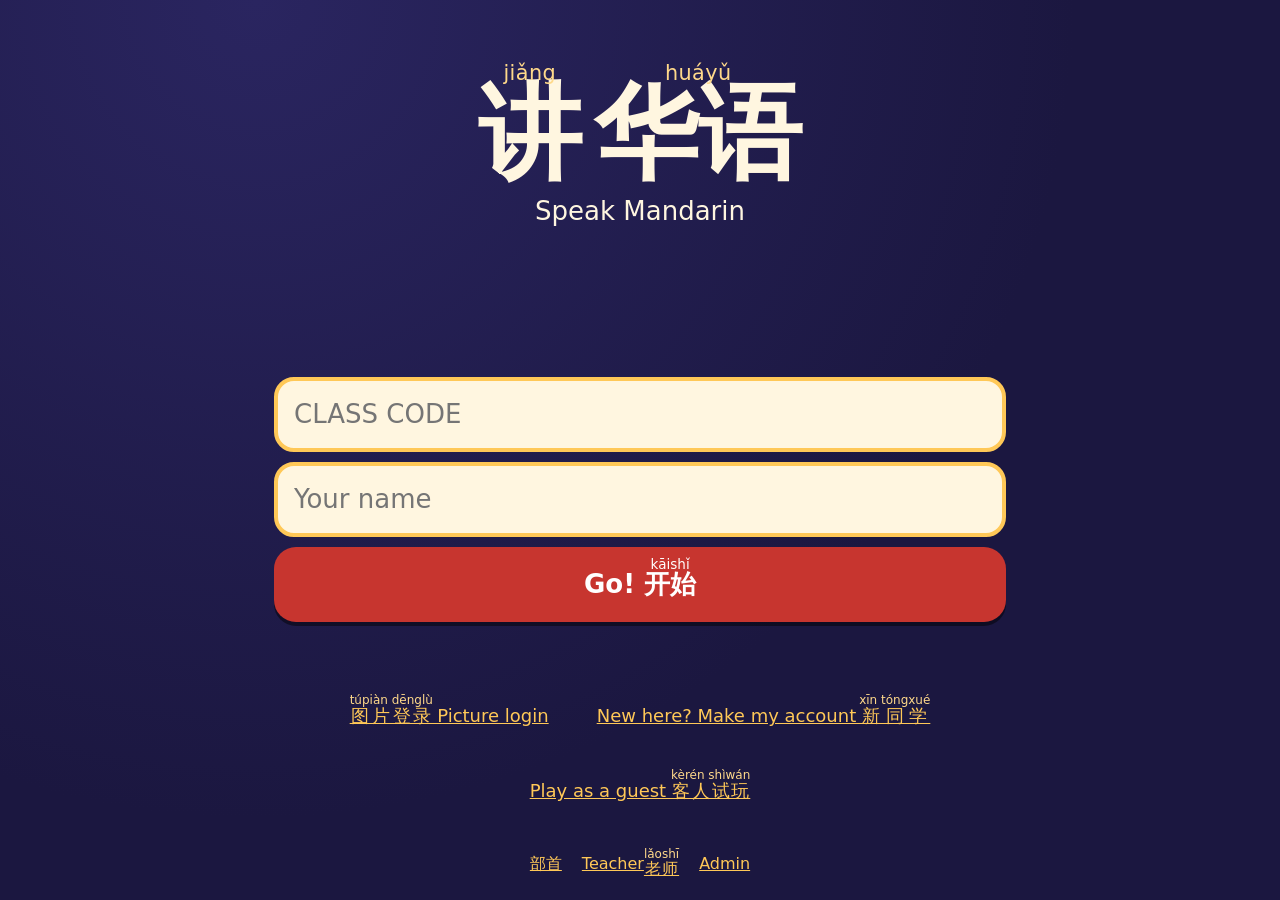
<file: public/index.html>
<!doctype html>
<html lang="en"><head><meta charset="utf-8"><meta name="viewport" content="width=device-width,initial-scale=1,viewport-fit=cover"><meta name="theme-color" content="#1b1740"><!--stamp--><script type="importmap">{"imports":{"/app.js":"/app.js?v=0.8.0-74b2f221","/radicals.js":"/radicals.js?v=0.8.0-48bd80d1","/zh-data.js":"/zh-data.js?v=0.8.0-edc6fe21","/zh-engine.js":"/zh-engine.js?v=0.8.0-70ff00fd","/zh-gloss.js":"/zh-gloss.js?v=0.8.0-d0651891","/zh-meaning.js":"/zh-meaning.js?v=0.8.0-9b0ef531","/zh-pic.js":"/zh-pic.js?v=0.8.0-c35b3b65","/zh-speech.js":"/zh-speech.js?v=0.8.0-23f334a3","/zh-ui.js":"/zh-ui.js?v=0.8.0-f24f800f"}}</script><!--/stamp-->
<title>Speak Mandarin 讲华语 (jiǎng huáyǔ)</title><link rel="stylesheet" href="app.css?v=0.8.0-66d65a1c"></head>
<body><div id="app"></div><script type="module" src="app.js?v=0.7.0"></script></body></html>
</file>
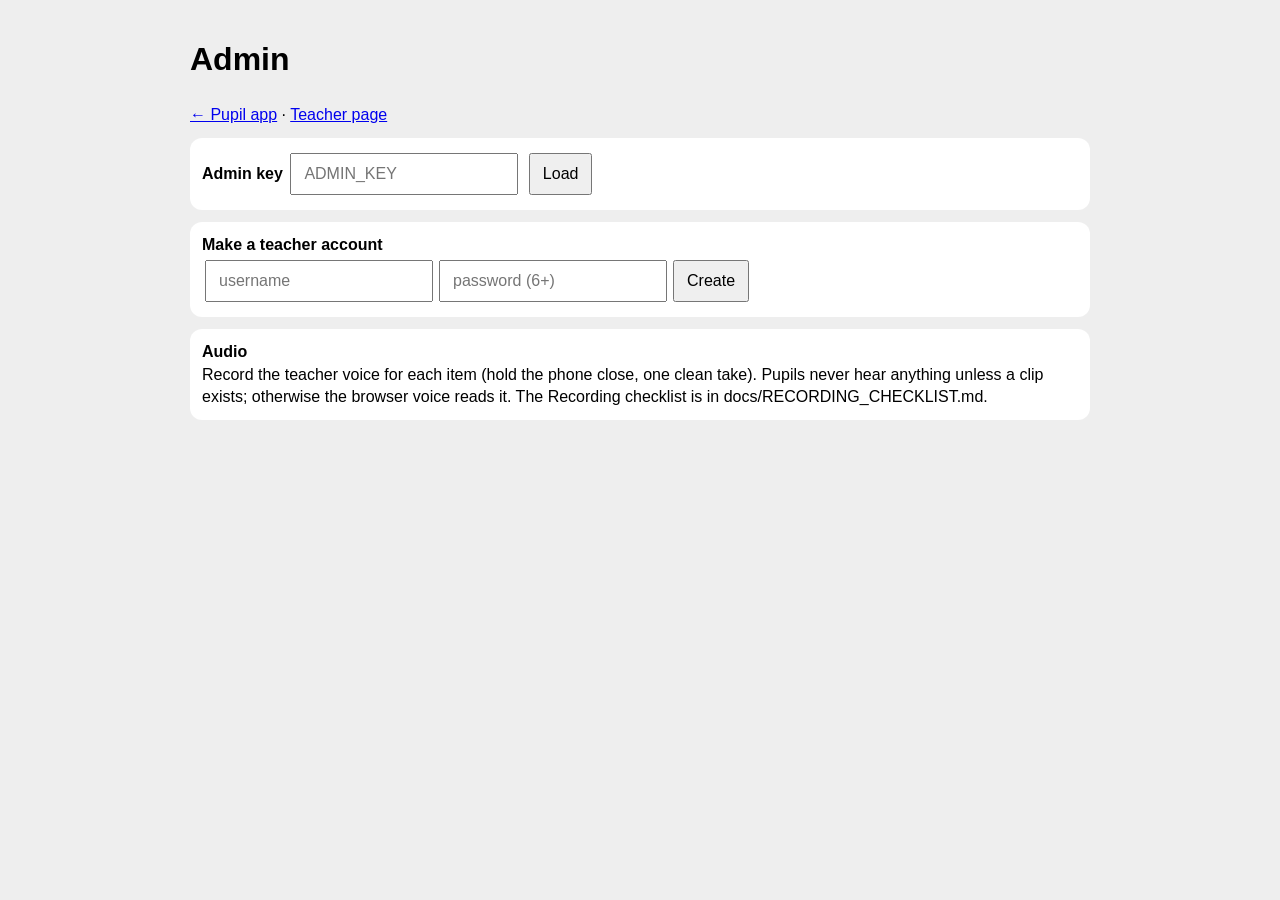
<file: public/admin.html>
<!doctype html><html lang="en"><head><meta charset="utf-8"><meta name="viewport" content="width=device-width,initial-scale=1"><title>Admin · Speak Mandarin 讲华语</title>
<style>body{font:16px/1.4 "PingFang SC","Noto Sans SC","Microsoft YaHei",sans-serif;max-width:900px;margin:0 auto;padding:16px;background:#eee}section{background:#fff;border-radius:12px;padding:12px;margin:12px 0}input,button{font:inherit;padding:8px 12px;margin:3px}button{cursor:pointer}.row{display:flex;gap:8px;align-items:center;border-bottom:1px solid #0002;padding:4px 0}.row b{font-size:22px;min-width:130px}.have{color:#2a9d8f}.sp{flex:1}</style></head>
<body><h1>Admin</h1><div class="note"><a href="/">← Pupil app</a> · <a href="/teacher.html">Teacher page</a></div><section><b>Admin key</b> <input id="key" type="password" placeholder="ADMIN_KEY"> <button id="load">Load</button></section>
<section><b>Make a teacher account</b><br><input id="tu" placeholder="username"><input id="tp" type="password" placeholder="password (6+)"><button id="mk">Create</button> <span id="tm"></span></section>
<section><b>Audio</b><div class="note">Record the teacher voice for each item (hold the phone close, one clean take). Pupils never hear anything unless a clip exists; otherwise the browser voice reads it. The Recording checklist is in docs/RECORDING_CHECKLIST.md.</div><div id="list"></div></section>
<script type="module">
import D from './zh-data.js';
const $=s=>document.querySelector(s);const key=()=>$('#key').value;
const items=[...D.WORDS.map(w=>['w',w.w]),...D.SENTS.map(s=>['s',s.text.replace(/[。？]/g,'')])];
async function load(){const r=await fetch('/api/admin/audio',{headers:{'x-admin-key':key()}});if(!r.ok){$('#list').textContent='Wrong admin key';return}const have=new Set((await r.json()).clips.map(c=>c.kind+':'+c.key));$('#list').replaceChildren();
 for(const [k,t] of items){const row=document.createElement('div');row.className='row';const b=document.createElement('b');b.textContent=t;const st=document.createElement('span');st.className='sp'+(have.has(k+':'+t)?' have':'');st.textContent=have.has(k+':'+t)?'✔ recorded':'not yet';
  const rec=document.createElement('button');rec.textContent='🎤 Record (3 s)';rec.onclick=async()=>{try{const s=await navigator.mediaDevices.getUserMedia({audio:true}),mr=new MediaRecorder(s),ps=[];mr.ondataavailable=e=>ps.push(e.data);mr.onstop=async()=>{s.getTracks().forEach(x=>x.stop());const blob=new Blob(ps);const r=await fetch('/api/admin/audio?kind='+k+'&key='+encodeURIComponent(t),{method:'POST',headers:{'x-admin-key':key(),'content-type':mr.mimeType||'audio/webm'},body:blob});st.textContent=r.ok?'✔ recorded':'failed';st.className='sp'+(r.ok?' have':'')};mr.start();rec.textContent='… recording';setTimeout(()=>{mr.stop();rec.textContent='🎤 Record (3 s)'},k==='s'?6000:3000)}catch{st.textContent='microphone not allowed'}};
  const play=document.createElement('button');play.textContent='▶';play.onclick=()=>new Audio('/api/audio/'+k+'/'+encodeURIComponent(t)).play();row.append(b,st,rec,play);$('#list').append(row)}}
$('#load').onclick=load;
$('#mk').onclick=async()=>{const r=await fetch('/api/admin/teacher',{method:'POST',headers:{'content-type':'application/json'},body:JSON.stringify({key:key(),user:$('#tu').value,pass:$('#tp').value})});$('#tm').textContent=r.ok?'Created':(await r.json()).error};
</script></body></html>
</file>
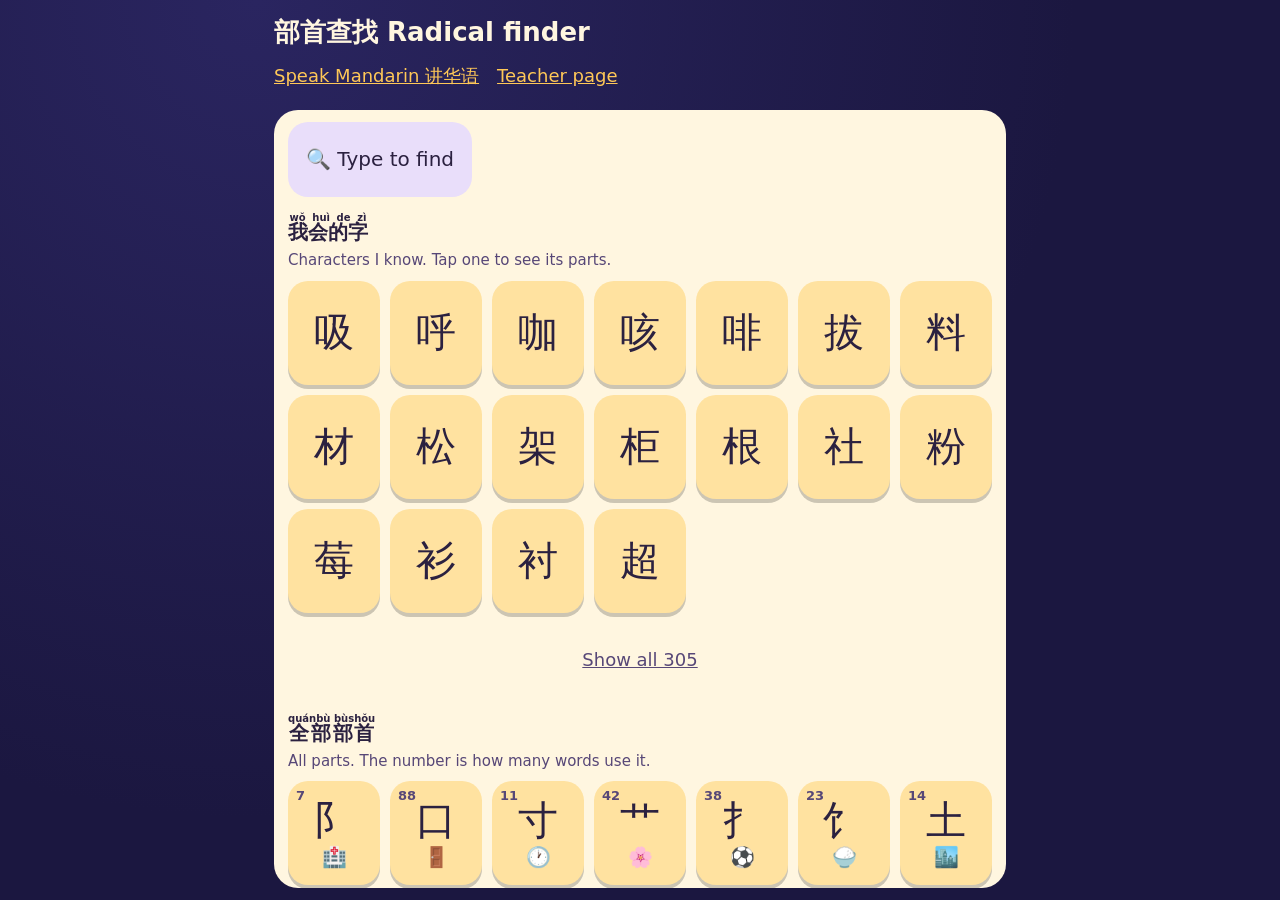
<file: public/radicals.html>
<!doctype html><html lang="en"><head><meta charset="utf-8"><meta name="viewport" content="width=device-width,initial-scale=1,viewport-fit=cover">
<!--stamp--><script type="importmap">{"imports":{"/app.js":"/app.js?v=0.8.0-74b2f221","/radicals.js":"/radicals.js?v=0.8.0-48bd80d1","/zh-data.js":"/zh-data.js?v=0.8.0-edc6fe21","/zh-engine.js":"/zh-engine.js?v=0.8.0-70ff00fd","/zh-gloss.js":"/zh-gloss.js?v=0.8.0-d0651891","/zh-meaning.js":"/zh-meaning.js?v=0.8.0-9b0ef531","/zh-pic.js":"/zh-pic.js?v=0.8.0-c35b3b65","/zh-speech.js":"/zh-speech.js?v=0.8.0-23f334a3","/zh-ui.js":"/zh-ui.js?v=0.8.0-f24f800f"}}</script><!--/stamp--><title>Radical finder 部首查找 (bùshǒu cházhǎo)</title>
<style>:root{color-scheme:dark}*{box-sizing:border-box}html,body{margin:0;height:100%;background:radial-gradient(circle at 20% 0,#2a2560,#1b1740 60%) fixed;color:#fff6e0;font:18px/1.35 "PingFang SC","Noto Sans SC","Microsoft YaHei",system-ui,sans-serif}
main{max-width:760px;margin:0 auto;padding:max(12px,env(safe-area-inset-top)) 14px max(12px,env(safe-area-inset-bottom));display:flex;flex-direction:column;gap:10px;height:100dvh}
h1{margin:.1em 0;font-size:26px}a{color:#ffc857}nav{display:flex;gap:6px 18px;flex-wrap:wrap}nav a{display:inline-flex;align-items:center;min-height:48px}a:focus-visible{outline:4px solid #ffc857;outline-offset:2px}</style></head>
<body><main><div><h1>部首查找 Radical finder</h1><nav><a href="/">Speak Mandarin 讲华语</a><a href="/teacher.html">Teacher page</a></nav></div><div id="rf" style="display:flex;flex-direction:column;flex:1;min-height:0"></div></main>
<script type="module">
import {radicalFinder} from './radicals.js';
const p=new URLSearchParams(location.search),mode=['tap','on'].includes(p.get('pinyin'))?p.get('pinyin'):'tap',unit=Math.max(1,Math.min(99,+p.get('unit')||99));
document.getElementById('rf').append(radicalFinder({maxUnit:unit,unit:Math.min(unit,15),pinyin:mode}));
</script></body></html>
</file>
<file: public/app.css>
/* Night Market 夜市 (v0.7). Indigo night, paper lantern cards, gold light. One memorable thing: the string of lanterns that shows progress.
   System Chinese fonts only (no third-party hosts). Colour pairs measured against WCAG AA (see docs/UI_NOTES_v0.7.md). */
:root{--night:#1b1740;--night2:#2a2560;--night3:#38307a;--lantern:#c7352f;--lantern-hi:#e8554e;--gold:#ffc857;--paper:#fff6e0;--ink:#2b2140;--jade:#1d7a6f;--jade-bg:#dff3ea;--try-bg:#fff0cc;--soft:#e9defa;
 --mute:#574777;--py-night:#ffd98a;--text-night:#e9defa;
 --zh:"PingFang SC","Noto Sans SC","Microsoft YaHei","Hiragino Sans GB","Source Han Sans SC",system-ui,sans-serif;--kai:"Kaiti SC","STKaiti","KaiTi","BiauKai","Noto Serif SC",var(--zh)}
*{box-sizing:border-box;-webkit-tap-highlight-color:transparent}
html,body{margin:0;height:100%;background:radial-gradient(circle at 20% 0,var(--night2),var(--night) 60%) fixed;color:var(--paper);font:18px/1.35 var(--zh);overflow:hidden}
#app{position:relative;height:100dvh;display:flex;flex-direction:column;max-width:760px;margin:0 auto;padding:max(10px,env(safe-area-inset-top)) 14px max(10px,env(safe-area-inset-bottom));gap:10px}
h1,h2,h3,p{margin:0}
button{font:inherit;color:inherit;border:0;cursor:pointer;min-height:75px;min-width:75px;border-radius:22px;padding:8px 16px;background:var(--night3);box-shadow:0 4px 0 #0007;touch-action:manipulation}
button:active:not(:disabled){transform:translateY(3px);box-shadow:none}
button:focus-visible,input:focus-visible,select:focus-visible,a:focus-visible{outline:4px solid var(--gold);outline-offset:2px}
button[disabled]{cursor:default}
ruby{ruby-position:over}rt{font-size:max(.52em,12px);font-family:var(--zh);font-weight:400;letter-spacing:0;color:var(--py-night)}
.card rt,.sheet rt,.wc-card rt{color:var(--mute)}
.sr{position:absolute;width:1px;height:1px;overflow:hidden;clip:rect(0 0 0 0);white-space:nowrap}

/* ---- top bar ---- */
.bar{display:flex;align-items:center;gap:10px;min-height:75px}.bar .sp{flex:1}
.ib{width:75px;padding:0;font-size:30px;line-height:1;display:grid;place-items:center}
.ib.sm{font-size:24px}
.xp{display:inline-flex;align-items:center;gap:6px;background:var(--gold);color:var(--ink);padding:6px 14px;border-radius:99px;font-weight:700;font-size:20px;white-space:nowrap}
.hello{display:flex;align-items:center;gap:10px;font-size:22px;font-weight:700;min-width:0}.hello .av{font-size:40px;line-height:1}.hello span.nm{overflow:hidden;text-overflow:ellipsis;white-space:nowrap}
.hello ruby rt{font-weight:400}

/* ---- lantern string: progress through a session ---- */
.lanterns{flex:1;display:flex;gap:6px;align-items:flex-end;height:48px;padding-top:6px;position:relative}
.lanterns::before{content:"";position:absolute;left:0;right:0;top:6px;height:2px;background:#ffffff40}
.lanterns i{flex:1;max-width:34px;height:30px;margin-top:10px;border-radius:9px 9px 13px 13px;background:#ffffff26;position:relative;transition:background .3s}
.lanterns i::before{content:"";position:absolute;left:50%;top:-8px;width:2px;height:8px;background:#ffffff40;transform:translateX(-50%)}
.lanterns i.done{background:var(--gold);box-shadow:0 0 12px #ffc85799}
.lanterns i.on{background:var(--lantern-hi);box-shadow:0 0 14px #e8554ecc}
@media (prefers-reduced-motion:no-preference){.lanterns i.on{animation:sway 1.6s ease-in-out infinite;transform-origin:50% -8px}@keyframes sway{50%{transform:rotate(5deg)}}}

/* ---- the one layout every question uses: task, picture, answers, feedback ---- */
.stage{flex:1;display:flex;flex-direction:column;gap:10px;min-height:0}
.task{display:flex;align-items:center;gap:12px;background:#ffffff14;border-radius:22px;padding:8px 8px 8px 16px;min-height:90px}
.task .tx{flex:1;min-width:0}
.task .zh{font-size:clamp(22px,4.6vmin,30px);font-weight:700;line-height:1.7;overflow-wrap:anywhere}
.task .en{font-size:15px;color:var(--text-night);line-height:1.25}
.say{width:84px;min-height:84px;background:var(--gold);color:var(--ink);font-size:36px;border-radius:50%;padding:0;flex:none;display:grid;place-items:center}
.hero{flex:1;min-height:0;display:flex;flex-direction:column;align-items:center;justify-content:center;gap:6px;overflow:hidden}
.big{font-size:clamp(48px,13vmin,104px);font-family:var(--kai);line-height:1.15;text-align:center}
.emoji{font-size:clamp(84px,24vmin,190px);line-height:1}
.py{font-size:clamp(18px,3.6vmin,28px);color:var(--py-night);min-height:1.3em;text-align:center}
.hint{font-size:15px;color:var(--text-night);text-align:center}
.answers{display:flex;flex-direction:column;gap:10px}
.opts{display:grid;grid-template-columns:1fr 1fr;gap:12px}
.opts.three{grid-template-columns:1fr 1fr 1fr}
.opts button,.tiles button,.line button{background:var(--paper);color:var(--ink)}
.opts button{font-size:clamp(28px,7vmin,50px);font-family:var(--kai);min-height:clamp(84px,15vh,128px)}
.opts.sm button{font-size:clamp(20px,4.4vmin,28px);font-family:var(--zh);font-weight:600}
.opts.three button{min-height:clamp(84px,13vh,110px)}
.tiles{display:flex;gap:10px;flex-wrap:wrap;justify-content:center}.tiles button{font-size:clamp(26px,6vmin,42px);font-family:var(--kai)}.tiles button[disabled]{opacity:.25}
.line{display:flex;gap:8px;flex-wrap:wrap;justify-content:center;min-height:92px;align-items:center;border-bottom:4px dashed var(--gold);padding-bottom:6px;width:100%}
.line button{font-size:clamp(24px,5.5vmin,38px);font-family:var(--kai)}
.frame{display:flex;gap:8px;justify-content:center;align-items:stretch}
.frame.tb{flex-direction:column;width:min(40vw,200px)}.frame.enc{width:min(46vw,230px);padding:14px;border:6px solid var(--gold);border-radius:12px;background:#ffffff14}
.slot{min-width:min(26vw,130px);min-height:min(22vw,110px);border:4px dashed var(--gold);border-radius:18px;display:flex;align-items:center;justify-content:center;font-size:clamp(40px,10vmin,72px);font-family:var(--kai);background:#ffffff14;color:var(--paper)}
.slot.f{border-style:solid;background:var(--paper);color:var(--ink)}
.good{background:var(--jade)!important;color:#fff!important}.try{background:var(--gold)!important;color:var(--ink)!important}
.slot.good,.slot.try,.line.good,.line.try{border-color:transparent}
.stage.done .answers{display:none}
.stage.done .hero{flex:1}
.go{background:var(--lantern);color:#fff;font-size:26px;font-weight:700}
.gold{background:var(--gold);color:var(--ink)}
.chk{background:var(--lantern);color:#fff;font-size:26px;font-weight:700}

/* ---- feedback sheet: sits where the answers were; Next is always the biggest control ---- */
.sheet{background:var(--jade-bg);color:var(--ink);border-radius:26px 26px 0 0;border-top:8px solid var(--jade);padding:12px 14px max(16px,env(safe-area-inset-bottom));display:flex;flex-direction:column;gap:8px;margin:0 -14px -10px}
.sheet.again{background:var(--try-bg);border-top-color:var(--gold)}
.sheet .verdict{font-size:24px;font-weight:700;line-height:1.7}
.sheet .row{display:flex;align-items:center;gap:10px}
.sheet .word{flex:1;min-width:0;display:flex;align-items:center;gap:10px;font-family:var(--kai);font-size:clamp(34px,8vmin,56px);line-height:1.7}
.sheet .word .emo{font-size:clamp(36px,8vmin,56px)}
.sheet .ib{background:var(--soft);color:var(--ink);box-shadow:0 4px 0 #0003}
.sheet .note{font-size:16px;color:var(--mute);text-align:left}
.sheet .next{background:var(--lantern);color:#fff;min-height:88px;font-size:clamp(26px,5vmin,34px);font-weight:700;border-radius:28px}
@media (prefers-reduced-motion:no-preference){.sheet{animation:rise .22s ease-out}@keyframes rise{from{transform:translateY(24px);opacity:0}}.pop{animation:pop .25s}@keyframes pop{from{transform:scale(.92)}to{transform:scale(1)}}}

/* ---- cards, fields, text ---- */
.card{background:var(--paper);color:var(--ink);border-radius:22px;padding:14px}
.card .mute,.mute{color:var(--mute)}
.note{font-size:15px;color:var(--text-night);text-align:center}.card .note{color:var(--mute)}
.msg{min-height:1.5em;text-align:center;font-size:clamp(18px,3.8vmin,24px)}
.field{display:flex;flex-direction:column;gap:10px}.field input{font:inherit;min-height:75px;border-radius:20px;border:4px solid var(--gold);padding:0 16px;font-size:26px;text-transform:uppercase;background:var(--paper);color:var(--ink)}.field input.name{text-transform:none}
.title{margin:0;font-weight:700;text-align:center}.title ruby{margin:0 .06em}.title rt{font-size:max(.2em,15px);letter-spacing:.02em}
.lede{font-size:clamp(20px,4vmin,26px);text-align:center}
button.link{background:none;box-shadow:none;min-height:75px;text-decoration:underline;font-size:18px;color:var(--gold)}
.alt{display:flex;flex-wrap:wrap;gap:0 16px;justify-content:center}
.foot{text-align:center;font-size:16px;padding:2px 0}.foot a{color:var(--gold);display:inline-flex;align-items:center;min-height:48px;padding:0 10px}
.parent{overflow:auto}.parent table{width:100%;border-collapse:collapse}.parent td{padding:6px;border-bottom:1px solid #0002}.parent .card{margin-bottom:10px}
.meter{height:16px;background:#ffffff33;border-radius:9px;overflow:hidden}.meter i{display:block;height:100%;background:var(--gold)}
.warn{background:#fff0cc;color:var(--ink);border-radius:16px;padding:10px 14px;font-size:16px}

/* ---- home: where am I, how am I doing ---- */
.home{display:flex;flex-direction:column;gap:12px;flex:1;min-height:0}
.unitcard{background:var(--paper);color:var(--ink);border-radius:24px;padding:14px 16px;display:flex;flex-direction:column;gap:8px}
.unitcard .ut{font-size:clamp(20px,4.2vmin,26px);font-weight:700;line-height:1.7}
.map{--stop:clamp(40px,11vw,52px);display:grid;grid-template-columns:repeat(5,1fr);gap:8px 6px;list-style:none;margin:0;padding:0}
.map li{display:flex;flex-direction:column;align-items:center;gap:2px;position:relative;font-size:13px;color:var(--mute);font-weight:700}
.map li b{width:var(--stop);aspect-ratio:1;border-radius:50%;display:grid;place-items:center;font-size:18px;background:#d9cfee;color:var(--mute)}
.map li::after{content:"";position:absolute;top:calc(var(--stop)/2);left:calc(50% + var(--stop)/2);right:calc(-50% + var(--stop)/2);height:4px;background:#d9cfee;z-index:0}
.map li:nth-child(5n)::after,.map li:last-child::after{display:none}
.map li b{position:relative;z-index:1}
.map li.done b{background:var(--gold);color:var(--ink)}.map li.done::after{background:var(--gold)}
.map li.now b{background:var(--lantern);color:#fff;box-shadow:0 0 0 4px #c7352f40}
.map li.lock{opacity:.55}
.streak{display:flex;align-items:center;gap:8px;justify-content:space-between;background:#ffffff14;border-radius:22px;padding:8px 14px}
.streak .days{display:flex;gap:6px}.streak .d{width:34px;height:40px;border-radius:10px 10px 15px 15px;background:#ffffff26;display:grid;place-items:center;font-size:12px;color:var(--text-night);position:relative}
.streak .d.lit{background:var(--gold);color:var(--ink);box-shadow:0 0 12px #ffc85788}.streak .d.today{outline:3px solid var(--paper);outline-offset:2px}
.streak .run{font-size:18px;font-weight:700}
.home .play{margin-top:auto;min-height:104px;font-size:clamp(28px,6vmin,36px);font-weight:700;background:var(--lantern);color:#fff;border-radius:30px}
.home .tools{display:flex;gap:10px}.home .tools button{flex:1}
.pinbtn{font-size:18px;display:flex;flex-direction:column;align-items:center;justify-content:center;line-height:1.1;padding:4px 10px}
.badge{position:relative}.badge::after{content:"!";position:absolute;top:6px;right:6px;width:22px;height:22px;border-radius:50%;background:var(--gold);color:var(--ink);font-size:15px;font-weight:700;display:grid;place-items:center}

/* ---- picture login ---- */
.roster{display:grid;grid-template-columns:repeat(auto-fill,minmax(104px,1fr));gap:12px;overflow:auto;padding:4px 2px 12px;align-content:start;flex:1;min-height:0}
.roster button{background:var(--paper);color:var(--ink);min-height:124px;display:flex;flex-direction:column;align-items:center;justify-content:center;gap:2px;font-size:18px;font-weight:700;padding:6px}
.roster .av,.picbig{font-size:56px;line-height:1.1}
.slots{display:flex;gap:14px;justify-content:center}.slots i{width:84px;height:84px;border-radius:50%;border:4px dashed var(--gold);display:grid;place-items:center;font-size:46px;font-style:normal;background:#ffffff14}.slots i.f{border-style:solid;background:var(--paper)}
.pad{display:grid;grid-template-columns:repeat(3,1fr);gap:12px}.pad button{background:var(--paper);min-height:clamp(84px,15vh,120px);font-size:clamp(44px,9vmin,60px)}
@media (prefers-reduced-motion:no-preference){.shake{animation:shake .35s}@keyframes shake{25%{transform:translateX(-8px)}75%{transform:translateX(8px)}}}
.previewbar{background:var(--gold);color:var(--ink);border-radius:14px;padding:4px 12px;display:flex;align-items:center;gap:10px;font-weight:700;font-size:16px}.previewbar button{min-height:48px;min-width:48px;font-size:16px;border-radius:14px;padding:2px 12px}

/* ---- younger learners (6 to 9) ---- */
body.young{font-size:112%}
body.young .opts{gap:16px}
body.young .opts button{border-radius:26px;min-height:clamp(92px,17vh,140px);font-size:clamp(30px,7.5vmin,54px)}
body.young .sheet .next,body.young .home .play{min-height:96px}
body.young .task .zh{font-size:clamp(24px,5vmin,34px)}
body.young .task .en{display:none}
body.young rt{font-size:max(.6em,13px)}
@media (max-height:700px){.emoji{font-size:clamp(64px,20vmin,120px)}.task{min-height:76px}.say{width:75px;min-height:75px;font-size:30px}.sheet .verdict{font-size:20px;line-height:1.4}.sheet .word{line-height:1.3}}
@media (max-height:520px){.big{font-size:clamp(36px,10vmin,64px)}.opts button{min-height:75px}}
.modal{position:absolute;inset:0;background:#000b;display:flex;align-items:flex-end;justify-content:center;z-index:20}.modal .sheet{width:100%;max-width:760px;margin:0}

.gold rt,.sheet .gold rt{color:var(--mute)}.go rt,.sheet .next rt,.chk rt,.play rt{color:#fff}
.unitcard .note,.unitcard .mute{color:var(--mute)}
.stage.done .hero{padding-bottom:4px}

/* ---- v0.8: unit picker, preschool screens ---- */
.unitbtn{display:flex;align-items:center;gap:8px;width:100%;background:#f1e7cf;color:var(--ink);box-shadow:none;border-radius:16px;text-align:left;min-height:75px;padding:4px 12px}
.unitbtn .ut{flex:1;font-size:clamp(18px,4vmin,24px);font-weight:700;line-height:1.7}.unitbtn .caret{font-size:26px;color:var(--mute)}
.ulist{display:flex;flex-direction:column;gap:10px;overflow:auto;flex:1;min-height:0;padding:2px 2px 12px}
.ulist button{background:var(--paper);color:var(--ink);display:flex;align-items:center;gap:14px;text-align:left;font-size:20px;font-weight:600;justify-content:flex-start}
.ulist button b{min-width:44px;font-size:26px;color:var(--lantern)}.ulist button.now{outline:4px solid var(--gold);outline-offset:-4px}
.emojibtn{background:none;box-shadow:none;font-size:clamp(100px,30vmin,200px);line-height:1;padding:0;min-height:75px;min-width:75px;border-radius:40px}
.big.small{font-size:clamp(36px,8vmin,60px)}
.opts.pics button{font-size:clamp(56px,14vmin,96px);min-height:clamp(110px,22vh,170px);font-family:system-ui,"Apple Color Emoji","Noto Color Emoji",sans-serif}
@media (max-height:700px){.map{--stop:32px;gap:4px 6px}.map li b{font-size:15px}.unitcard{padding:8px 12px;gap:4px}.opts.pics button{min-height:96px}.emojibtn{font-size:clamp(80px,24vmin,130px)}}
/* v0.8 fixes: specificity for picture answers, picker rows */
#app .opts.pics button{font-size:clamp(56px,14vmin,96px);line-height:1}
.ulist button span{line-height:1.9;display:block}
.ulist button b{align-self:center}
.ulist button{min-height:84px}
</file>
